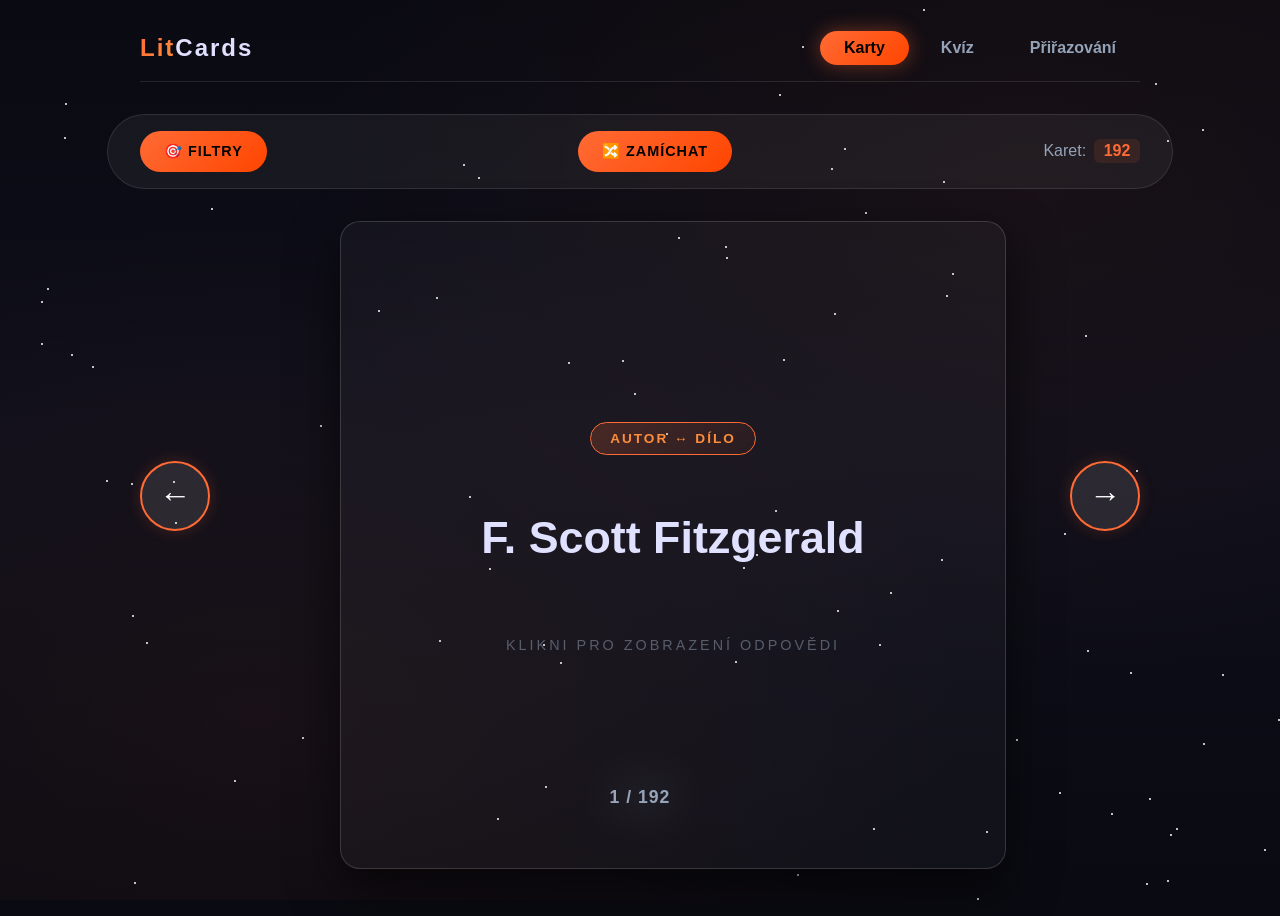
<file: FleshCards/index.html>
<!DOCTYPE html>
<html lang="cs">
<head>
    <meta charset="UTF-8">
    <meta name="viewport" content="width=device-width, initial-scale=1.0">
    <title>Literatura - Flashcards</title>
    <link rel="stylesheet" href="style.css">
    <link href="https://fonts.googleapis.com/css2?family=Outfit:wght@300;400;600;800&display=swap" rel="stylesheet">
</head>
<body>
    <div id="app">
        <!-- Background Effects -->
        <div class="background-gradient"></div>
        <div class="stars-container" id="stars"></div>
        <div class="ember-container" id="embers"></div>

        <header>
            <div class="logo">
                <span class="gradient-text">Lit</span>Cards
            </div>
            <nav class="tabs">
                <button id="tab-study" class="tab active">Karty</button>
                <button id="tab-quiz" class="tab">Kvíz</button>
                <button id="tab-match" class="tab">Přiřazování</button>
            </nav>
        </header>

        <main>
            <!-- STUDY MODE -->
            <section id="view-study" class="view active">
                <div class="controls">
                    <button id="open-filters-btn" class="action-btn">🎯 Filtry</button>
                    <button id="shuffle-btn" class="action-btn">🔀 Zamíchat</button>
                    <div class="deck-stats">Karet: <span id="total-cards-badge">0</span></div>
                </div>

                <!-- NEW: Filter Panel -->
                <div id="filter-panel" class="filter-panel">
                    <div class="filter-content">
                        <div class="filter-header">
                            <h3 class="gradient-text">Konfigurace studování</h3>
                            <button id="close-filters-btn" class="close-btn">&times;</button>
                        </div>
                        


                        <div class="filter-section">
                            <h4>Speciální typy</h4>
                            <div class="checkbox-grid">
                                <label class="checkbox-wrapper">
                                    <input type="checkbox" id="type-authors-works" checked>
                                    <span class="checkbox-tile">
                                        <span class="tile-icon">📚</span>
                                        <span class="tile-label">Autoři a hlavní díla</span>
                                    </span>
                                </label>
                                <label class="checkbox-wrapper">
                                    <input type="checkbox" id="type-eras-years" checked>
                                    <span class="checkbox-tile">
                                        <span class="tile-icon">⌛</span>
                                        <span class="tile-label">Období a roky</span>
                                    </span>
                                </label>
                                <label class="checkbox-wrapper">
                                    <input type="checkbox" id="type-everything" checked>
                                    <span class="checkbox-tile">
                                        <span class="tile-icon">✍️</span>
                                        <span class="tile-label">Všechny ostatní info</span>
                                    </span>
                                </label>
                            </div>
                        </div>

                        <button id="apply-filters-btn" class="btn primary full-width">Spustit studování</button>
                    </div>
                </div>
                
                <div class="flashcard-container">
                    <button id="prev-btn" class="nav-btn">&larr;</button>
                    
                    <div class="flashcard" id="flashcard">
                        <div class="flashcard-inner" id="flashcard-inner">
                            <div class="flashcard-front">
                                <span id="card-type-badge-front" class="badge top-badge">...</span>
                                <h2 id="card-front-prompt">...</h2>
                                <p class="hint">Klikni pro zobrazení odpovědi</p>
                            </div>
                            <div class="flashcard-back">
                                <span id="card-type-badge-back" class="badge top-badge">Odpověď</span>
                                <div class="answer-content">
                                    <h2 class="gradient-text" id="card-back-answer">...</h2>
                                </div>
                            </div>
                        </div>
                    </div>
                    
                    <button id="next-btn" class="nav-btn">&rarr;</button>
                </div>

                <div class="progress">
                    <span id="study-progress-text">1 / 10</span>
                </div>
            </section>

            <!-- QUIZ MODE -->
            <section id="view-quiz" class="view">
                <div class="quiz-container">
                    <div class="quiz-header">
                        <h3>Kdo napsal toto dílo?</h3>
                        <h2 id="quiz-question" class="gradient-text">...</h2>
                    </div>
                    <div class="quiz-options" id="quiz-options">
                        <!-- Options generated by JS -->
                    </div>
                    <div class="quiz-feedback" id="quiz-feedback"></div>
                    <button id="quiz-next-btn" class="btn primary hidden">Další otázka</button>
                    <div class="progress">
                        <span>Skóre: <span id="quiz-score">0</span></span>
                    </div>
                </div>
            </section>

            <!-- MATCH MODE -->
            <section id="view-match" class="view">
                <div class="quiz-container">
                    <div class="quiz-header">
                        <h3>Co z níže uvedeného platí pro:</h3>
                        <h2 id="match-question" class="gradient-text">...</h2>
                        <p class="match-subtitle">Vyber všechny správné možnosti (může jich být víc!)</p>
                    </div>
                    <div class="match-options" id="match-options">
                        <!-- Options generated by JS -->
                    </div>
                    <div class="quiz-feedback" id="match-feedback"></div>
                    <div class="match-controls">
                        <button id="match-check-btn" class="btn primary">Zkontrolovat</button>
                        <button id="match-next-btn" class="btn primary hidden">Další úkol</button>
                    </div>
                    <div class="progress">
                        <span>Skóre: <span id="match-score">0</span></span>
                    </div>
                </div>
            </section>
        </main>
    </div>

    <script src="data.js"></script>
    <script src="script.js"></script>
    <script>
        // Create stars
        const starsContainer = document.getElementById('stars');
        for (let i = 0; i < 80; i++) {
            const star = document.createElement('div');
            star.className = 'star';
            star.style.left = Math.random() * 100 + '%';
            star.style.top = Math.random() * 100 + '%';
            star.style.setProperty('--duration', (2 + Math.random() * 3) + 's');
            star.style.animationDelay = Math.random() * 3 + 's';
            starsContainer.appendChild(star);
        }

        // Create embers
        const embersContainer = document.getElementById('embers');
        for (let i = 0; i < 12; i++) {
            const ember = document.createElement('div');
            ember.className = 'ember-particle';
            ember.style.left = Math.random() * 100 + '%';
            ember.style.setProperty('--duration', (8 + Math.random() * 6) + 's');
            ember.style.setProperty('--drift', (Math.random() * 60 - 30) + 'px');
            ember.style.animationDelay = Math.random() * 5 + 's';
            embersContainer.appendChild(ember);
        }
    </script>
</body>
</html>
</file>
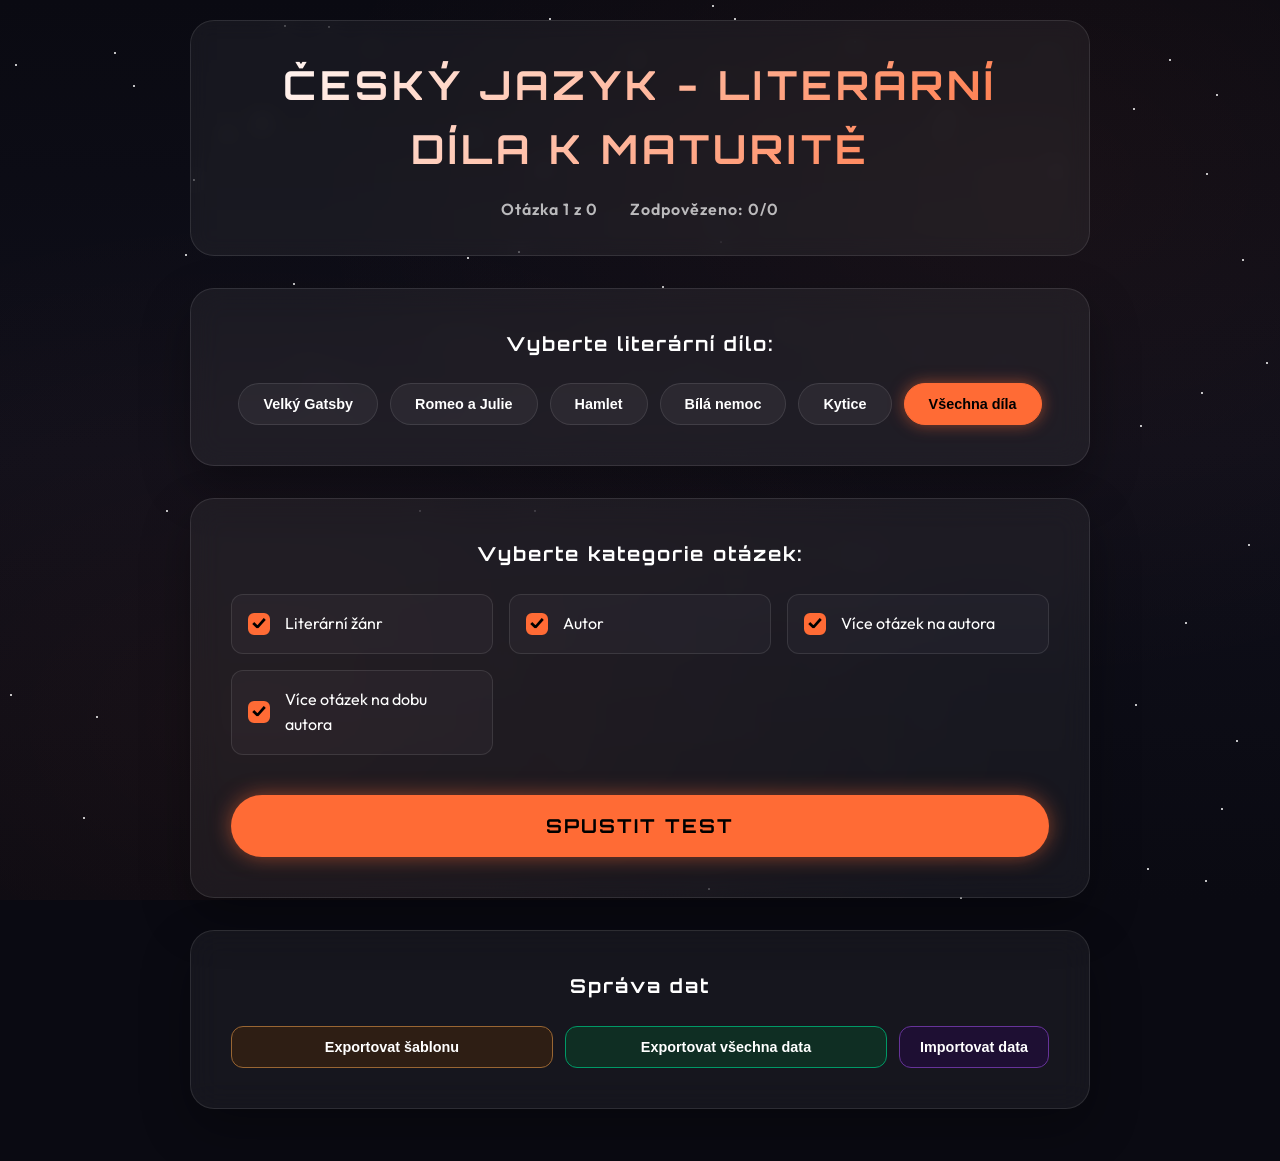
<file: FleshCards/literarni-test/index.html>
<!DOCTYPE html>
<html lang="cs">
<head>
    <meta charset="UTF-8">
    <meta name="viewport" content="width=device-width, initial-scale=1.0">
    <title>ČJ Literární Test - Maturita</title>
    <link rel="stylesheet" href="styles.css">
    <link href="https://fonts.googleapis.com/css2?family=Orbitron:wght@400;700;900&family=Outfit:wght@300;400;600;800&display=swap" rel="stylesheet">
</head>
<body>
    <!-- Background Effects -->
    <div class="background-gradient"></div>
    <div class="stars-container" id="stars"></div>
    <div class="ember-container" id="embers"></div>

    <div class="container">
        <header>
            <h1>Český jazyk - Literární díla k maturitě</h1>
            <div class="stats">
                <span id="questionCounter">Otázka 1 z 0</span>
                <span id="score">Zodpovězeno: 0/0</span>
            </div>
        </header>

        <!-- Výběr díla -->
        <div class="work-selection" id="workSelection">
            <h3>Vyberte literární dílo:</h3>
            <div class="work-buttons">
                <button id="gatsbyBtn" class="work-btn">Velký Gatsby</button>
                <button id="romeoBtn" class="work-btn">Romeo a Julie</button>
                <button id="hamletBtn" class="work-btn">Hamlet</button>
                <button id="bilaNemocBtn" class="work-btn">Bílá nemoc</button>
                <button id="kyticeBtn" class="work-btn">Kytice</button>
                <button id="allWorksBtn" class="work-btn active">Všechna díla</button>
            </div>
        </div>

        <!-- Výběr kategorií otázek -->
        <div class="category-selection" id="categorySelection">
            <h3>Vyberte kategorie otázek:</h3>
            <div class="category-checkboxes">
                <label class="checkbox-label">
                    <input type="checkbox" id="genreCheckbox" checked>
                    <span class="checkmark"></span>
                    Literární žánr
                </label>
                <label class="checkbox-label">
                    <input type="checkbox" id="authorCheckbox" checked>
                    <span class="checkmark"></span>
                    Autor
                </label>
                <label class="checkbox-label">
                    <input type="checkbox" id="authorDetailsCheckbox" checked>
                    <span class="checkmark"></span>
                    Více otázek na autora
                </label>
                <label class="checkbox-label">
                    <input type="checkbox" id="authorPeriodCheckbox" checked>
                    <span class="checkmark"></span>
                    Více otázek na dobu autora
                </label>
            </div>
            <button id="startTestBtn" class="start-test-btn">Spustit test</button>
        </div>

        <!-- Import/Export sekce -->
        <div class="import-export-section" id="importExportSection">
            <h3>Správa dat</h3>
            <div class="import-export-buttons">
                <button id="exportTemplateBtn" class="import-export-btn">Exportovat šablonu</button>
                <button id="exportDataBtn" class="import-export-btn">Exportovat všechna data</button>
                <div class="import-section">
                    <input type="file" id="importFileInput" accept=".json" style="display: none;">
                    <button id="importDataBtn" class="import-export-btn">Importovat data</button>
                </div>
            </div>
        </div>

        <div class="controls" id="controlsSection">
            <button id="allQuestionsBtn" class="control-btn active">Všechny otázky</button>
            <button id="wrongQuestionsBtn" class="control-btn">Špatné odpovědi</button>
            <button id="resetBtn" class="control-btn reset-btn">Resetovat</button>
            <button id="backToSelectionBtn" class="control-btn">Zpět na výběr</button>
        </div>

        <div id="quizContainer" class="quiz-container">
            <div class="question-card">
                <h2 id="questionText"></h2>
                <div id="answersContainer" class="answers-container"></div>
            </div>

            <div id="feedback" class="feedback hidden"></div>

            <div class="navigation">
                <button id="prevBtn" class="nav-btn" disabled>← Předchozí</button>
                <button id="starBtn" class="nav-btn star-btn">★</button>
                <button id="nextBtn" class="nav-btn">Další →</button>
            </div>
        </div>

        <div id="completionScreen" class="completion-screen hidden">
            <h2>✓ Hodnocení dokončeno!</h2>
            <p id="finalScore"></p>
            <button id="restartBtn" class="restart-btn">Začít znovu</button>
        </div>
    </div>

    <script src="literature-data.js"></script>
    <script src="data.js"></script>
    <script src="utils.js"></script>
    <script src="app.js"></script>
    <script src="verify-implementation.js"></script>
    <script>
        // Create stars
        const starsContainer = document.getElementById('stars');
        for (let i = 0; i < 80; i++) {
            const star = document.createElement('div');
            star.className = 'star';
            star.style.left = Math.random() * 100 + '%';
            star.style.top = Math.random() * 100 + '%';
            star.style.setProperty('--duration', (2 + Math.random() * 3) + 's');
            star.style.animationDelay = Math.random() * 3 + 's';
            starsContainer.appendChild(star);
        }

        // Create embers
        const embersContainer = document.getElementById('embers');
        for (let i = 0; i < 12; i++) {
            const ember = document.createElement('div');
            ember.className = 'ember-particle';
            ember.style.left = Math.random() * 100 + '%';
            ember.style.setProperty('--duration', (8 + Math.random() * 6) + 's');
            ember.style.setProperty('--drift', (Math.random() * 60 - 30) + 'px');
            ember.style.animationDelay = Math.random() * 5 + 's';
            embersContainer.appendChild(ember);
        }
    </script>
</body>
</html>
</file>
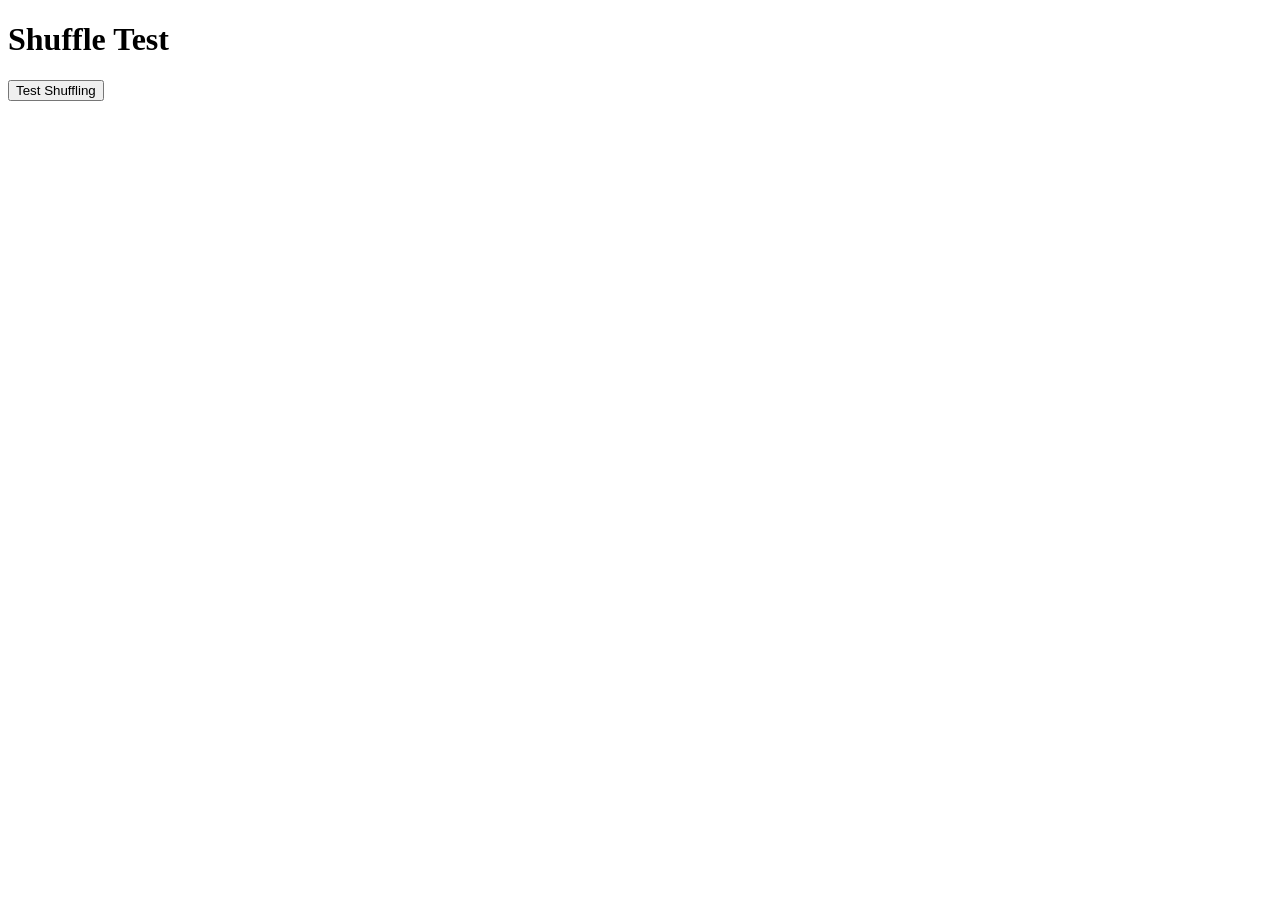
<file: FleshCards/literarni-test/test-shuffle.html>
<!DOCTYPE html>
<html lang="en">
<head>
    <meta charset="UTF-8">
    <meta name="viewport" content="width=device-width, initial-scale=1.0">
    <title>Shuffle Test</title>
</head>
<body>
    <h1>Shuffle Test</h1>
    <button id="testShuffle">Test Shuffling</button>
    <div id="output"></div>

    <script src="data.js"></script>
    <script src="utils.js"></script>
    <script>
        document.getElementById('testShuffle').addEventListener('click', function() {
            // Test shuffleArray function
            const testArray = [1, 2, 3, 4, 5];
            const shuffled = shuffleArray(testArray);
            document.getElementById('output').innerHTML += 
                '<p>Original: ' + JSON.stringify(testArray) + '</p>' +
                '<p>Shuffled: ' + JSON.stringify(shuffled) + '</p>';
            
            // Test answer shuffling with the example from the user's request
            const testQuestion = {
                question: "Information which was gained from data is the same as: (Choose Two)",
                answers: [
                    "Raw Materials",
                    "Knowledge",
                    "Intelligence",
                    "There is no difference between data and information."
                ],
                correct: [1, 2]
            };
            
            const shuffledQuestion = shuffleAnswers(testQuestion);
            document.getElementById('output').innerHTML += 
                '<p>Original Question: ' + testQuestion.question + '</p>' +
                '<p>Original Answers: ' + JSON.stringify(testQuestion.answers) + '</p>' +
                '<p>Original Correct Indices: ' + JSON.stringify(testQuestion.correct) + '</p>' +
                '<p>Shuffled Answers: ' + JSON.stringify(shuffledQuestion.answers) + '</p>' +
                '<p>Shuffled Correct Indices: ' + JSON.stringify(shuffledQuestion.correct) + '</p>';
                
            // Verify that the correct answers still point to the right content
            const correctAnswers = shuffledQuestion.correct.map(idx => shuffledQuestion.answers[idx]);
            const originalCorrectAnswers = testQuestion.correct.map(idx => testQuestion.answers[idx]);
            document.getElementById('output').innerHTML += 
                '<p>Original Correct Answers: ' + JSON.stringify(originalCorrectAnswers) + '</p>' +
                '<p>Shuffled Correct Answers: ' + JSON.stringify(correctAnswers) + '</p>';
                
            // Fix the comparison - need to sort both arrays before comparing
            const matches = JSON.stringify(originalCorrectAnswers.slice().sort()) === JSON.stringify(correctAnswers.slice().sort());
            document.getElementById('output').innerHTML += 
                '<p>Match: ' + matches + '</p><hr>';
        });
    </script>
</body>
</html>
</file>
<file: FleshCards/style.css>
:root {
    --bg-color: #0a0a12;
    --surface-color: rgba(255, 255, 255, 0.05);
    --surface-light: rgba(255, 255, 255, 0.1);
    --text-main: #e0e0ff;
    --text-muted: #94a3b8;
    --primary: #ff6b35;
    --primary-hover: #ff4500;
    --secondary: #ff8e3c;
    --success: #10b981;
    --error: #ef4444;
    --font-main: 'Inter', sans-serif;
    --font-accent: 'Orbitron', sans-serif;
    --radius: 20px;
    --orange-glow: rgba(255, 107, 53, 0.4);
}

body {
    background-color: var(--bg-color);
    color: var(--text-main);
    font-family: var(--font-main);
    height: 100vh;
    display: flex;
    justify-content: center;
    align-items: center;
    overflow: hidden;
}

/* Background Effects copied from homepage */
.background-gradient {
    position: fixed;
    inset: 0;
    background: radial-gradient(ellipse at 20% 80%, rgba(255, 107, 53, 0.05) 0%, transparent 50%),
                radial-gradient(ellipse at 80% 20%, rgba(255, 107, 53, 0.05) 0%, transparent 50%),
                linear-gradient(to bottom, #0a0a12, #0f0f1a 50%, #0a0a12);
    z-index: -1;
}

.stars-container, .ember-container {
    position: fixed;
    inset: 0;
    pointer-events: none;
    z-index: -1;
}

.star {
    position: absolute;
    width: 2px;
    height: 2px;
    background: #fff;
    border-radius: 50%;
    animation: star-twinkle var(--duration, 3s) infinite ease-in-out;
}

@keyframes star-twinkle {
    0%, 100% { opacity: 0.3; transform: scale(1); }
    50% { opacity: 1; transform: scale(1.2); }
}

.ember-particle {
    position: absolute;
    bottom: 0;
    width: 3px;
    height: 3px;
    background: radial-gradient(circle, #ff6b35, #ff4500);
    border-radius: 50%;
    animation: ember-rise var(--duration, 10s) infinite ease-in;
    opacity: 0;
    box-shadow: 0 0 6px #ff6b35, 0 0 12px #ff4500;
}

@keyframes ember-rise {
    0% { transform: translateY(0) translateX(0) scale(1); opacity: 0; }
    10% { opacity: 0.8; }
    50% { opacity: 0.6; }
    90% { opacity: 0.2; }
    100% { transform: translateY(-100vh) translateX(calc(var(--drift, 20px))) scale(0.5); opacity: 0; }
}

#app {    width: 100%;    max-width: 1000px;    height: 95vh;
    display: flex;
    flex-direction: column;
    position: relative;
    z-index: 10;
    padding: 1rem;
}

header {
    display: flex;
    justify-content: space-between;
    align-items: center;
    margin-bottom: 2rem;
    padding-bottom: 1rem;
    border-bottom: 1px solid rgba(255,255,255,0.1);
}

.logo {
    font-family: var(--font-accent);
    font-size: 1.5rem;
    font-weight: 800;
    letter-spacing: 2px;
}

.gradient-text {
    background: linear-gradient(135deg, var(--primary), var(--secondary));
    -webkit-background-clip: text;
    -webkit-text-fill-color: transparent;
}

.tabs {
    display: flex;
    gap: 0.5rem;
}

.tab {
    background: transparent;
    border: none;
    color: var(--text-muted);
    font-size: 1rem;
    font-weight: 600;
    padding: 0.5rem 1.5rem;
    border-radius: 99px;
    cursor: pointer;
    transition: all 0.2s ease;
    font-family: var(--font-main);
}

.tab:hover {
    color: var(--text-main);
    background: rgba(255,255,255,0.05);
}

.tab.active {
    color: #000;
    background: linear-gradient(135deg, var(--primary), var(--primary-hover));
    box-shadow: 0 0 20px var(--orange-glow);
}

.view {
    display: none;
    animation: fadeIn 0.4s ease forwards;
}

.view.active {
    display: flex;
    flex-direction: column;
    align-items: center;
    flex: 1;
}

@keyframes fadeIn {
    from { opacity: 0; transform: translateY(10px); }
    to { opacity: 1; transform: translateY(0); }
}

/* STUDY MODE */
.controls {
    margin-bottom: 2rem;
    display: flex;
    align-items: center;
    justify-content: space-between;    width: 100%;    max-width: 1000px;    gap: 2rem;
    background: var(--surface-color);
    padding: 1rem 2rem;
    border-radius: 99px;
    border: 1px solid rgba(255,255,255,0.1);
    backdrop-filter: blur(10px);
}

.action-btn {
    background: linear-gradient(135deg, var(--primary), var(--primary-hover));
    color: #000;
    border: none;
    padding: 0.75rem 1.5rem;
    border-radius: 99px;
    font-family: var(--font-accent);
    font-size: 0.9rem;
    font-weight: 700;
    outline: none;
    cursor: pointer;
    transition: all 0.3s cubic-bezier(0.4, 0, 0.2, 1);
    text-transform: uppercase;
    letter-spacing: 1px;
}

.action-btn:hover {
    transform: translateY(-2px);
    box-shadow: 0 0 20px var(--orange-glow);
}

.deck-stats {
    color: var(--text-muted);
    font-size: 1rem;
    font-weight: 500;
    display: flex;
    align-items: center;
    gap: 0.5rem;
}

#total-cards-badge {
    font-weight: 800;
    color: var(--primary);
    background: rgba(255, 107, 53, 0.1);
    padding: 0.2rem 0.6rem;
    border-radius: 6px;
}

.flashcard-container {
    display: flex;
    align-items: center;    justify-content: space-between;    width: 100%;    flex: 1;    perspective: 2000px;
    margin-bottom: 1rem;
    gap: 3rem;
}

.nav-btn {
    background: rgba(255, 255, 255, 0.1);
    border: 2px solid var(--primary);
    color: #fff;
    width: 70px;
    height: 70px;
    border-radius: 50%;
    display: flex;
    align-items: center;
    justify-content: center;
    font-size: 2rem;
    cursor: pointer;
    transition: all 0.3s cubic-bezier(0.4, 0, 0.2, 1);
    flex-shrink: 0;
    backdrop-filter: blur(10px);
    box-shadow: 0 0 15px rgba(255, 107, 53, 0.2);
}

.nav-btn:hover {
    background: var(--primary);
    color: #000;
    transform: scale(1.1);
    box-shadow: 0 0 30px var(--orange-glow);
}

.nav-btn:active {
    transform: scale(0.95);
}

.flashcard {    width: 600px;    height: 550px;    background: transparent;
    cursor: pointer;
    flex-shrink: 0;
    transition: transform 0.3s ease;
}

.flashcard:hover {
    transform: scale(1.02);
}

.flashcard-inner {
    position: relative;
    width: 100%;
    height: 100%;
    text-align: center;
    transition: transform 0.6s cubic-bezier(0.4, 0.2, 0.2, 1);
    transform-style: preserve-3d;
}

.flashcard.flipped .flashcard-inner {
    transform: rotateY(180deg);
}

.flashcard-front, .flashcard-back {
    position: absolute;
    width: 100%;
    height: 100%;
    -webkit-backface-visibility: hidden;
    backface-visibility: hidden;
    background: rgba(255, 255, 255, 0.03);
    backdrop-filter: blur(25px);
    border: 1px solid rgba(255,255,255,0.15);
    border-radius: var(--radius);
    padding: 3rem 2rem;
    display: flex;
    flex-direction: column;
    justify-content: center;
    align-items: center;
    box-shadow: 0 20px 50px rgba(0,0,0,0.6);
}

.top-badge {
    margin-bottom: 2rem;
}

.badge {
    background: linear-gradient(135deg, rgba(255, 107, 53, 0.2), rgba(255, 107, 53, 0.05));
    border: 1px solid var(--primary);
    color: #ff8e3c;
    padding: 0.5rem 1.2rem;    border-radius: 99px;    font-size: 0.85rem;    font-weight: 700;
    text-transform: uppercase;
    letter-spacing: 2px;
    font-family: var(--font-accent);
}

.flashcard-front h2 {    font-size: 2.8rem;    margin-top: 1.5rem;
    margin-bottom: 1.5rem;
    line-height: 1.2;
    color: var(--text-main);
    white-space: pre-wrap;
    font-weight: 800;
}

.hint {    color: var(--text-muted);    font-size: 0.9rem;    opacity: 0.5;
    margin-top: 3rem;
    text-transform: uppercase;
    letter-spacing: 3px;
    font-family: var(--font-accent);
}

.flashcard-back {
    transform: rotateY(180deg);
    justify-content: center;
    align-items: center;
    overflow: hidden;
}

.answer-content {
    margin-top: 1rem;
    width: 100%;
}

.answer-content h2 {    font-size: 2.4rem;    line-height: 1.3;
    white-space: pre-wrap;
    text-align: center;
    font-weight: 700;
}

.progress {
    color: var(--text-muted);
    font-weight: 600;
    letter-spacing: 1px;
    font-size: 1.1rem;
}

/* QUIZ MODE */
.quiz-container {
    width: 100%;
    max-width: 600px;
    background: rgba(255, 255, 255, 0.03);
    backdrop-filter: blur(15px);
    border: 1px solid rgba(255,255,255,0.1);
    border-radius: var(--radius);
    padding: 3rem 2rem;
    text-align: center;
    box-shadow: 0 10px 30px rgba(0,0,0,0.5);
}

.quiz-header h3 {
    color: var(--text-muted);
    font-weight: 400;
    margin-bottom: 0.5rem;
}

.quiz-header h2 {
    font-size: 2rem;
    margin-bottom: 2.5rem;
    line-height: 1.3;
}

.quiz-options {
    display: flex;
    flex-direction: column;
    gap: 1rem;
}

.quiz-option {
    background: var(--surface-light);
    border: 1px solid rgba(255,255,255,0.05);
    color: var(--text-main);
    padding: 1rem 1.5rem;
    border-radius: 12px;
    font-family: var(--font-main);
    font-size: 1.1rem;
    cursor: pointer;
    transition: all 0.2s;
    text-align: center;
    font-weight: 500;
}

.quiz-option:hover:not(:disabled) {
    background: rgba(255, 255, 255, 0.1);
    transform: translateY(-2px);
    border-color: var(--primary);
}

.quiz-option.correct {
    background: rgba(16, 185, 129, 0.2);
    border-color: var(--success);
    color: var(--success);
}

.quiz-option.wrong {
    background: rgba(239, 68, 68, 0.2);
    border-color: var(--error);
    color: var(--error);
}

.quiz-option:disabled {
    cursor: not-allowed;
    opacity: 0.7;
}

.quiz-feedback {
    margin-top: 1.5rem;
    font-weight: 600;
    font-size: 1.2rem;
    min-height: 1.5rem;
}

.quiz-feedback.success { color: var(--success); }
.quiz-feedback.error { color: var(--error); }

/* MATCH MODE specific */
.match-subtitle {
    font-size: 0.9rem;
    color: var(--text-muted);
    margin-top: -1.5rem;
    margin-bottom: 2rem;
}

.match-options {
    display: grid;
    grid-template-columns: repeat(2, 1fr);
    gap: 0.75rem;
}

.match-option {
    background: var(--surface-light);
    border: 1px solid rgba(255,255,255,0.05);
    color: var(--text-main);
    padding: 0.75rem 1rem;
    border-radius: 12px;
    font-family: var(--font-main);
    font-size: 0.95rem;
    cursor: pointer;
    transition: all 0.2s;
    text-align: center;
    font-weight: 500;
    display: flex;
    align-items: center;
    justify-content: center;
}

.match-option:hover:not(:disabled) {
    background: rgba(255, 255, 255, 0.1);
    border-color: var(--primary);
}

.match-option.selected {
    background: rgba(255, 107, 53, 0.3);
    border-color: var(--primary);
    box-shadow: 0 0 10px var(--orange-glow);
}

.match-option.correct {
    background: rgba(16, 185, 129, 0.2);
    border-color: var(--success);
    color: var(--success);
}

.match-option.wrong {
    background: rgba(239, 68, 68, 0.2);
    border-color: var(--error);
    color: var(--error);
}

.match-option:disabled {
    cursor: not-allowed;
    opacity: 0.8;
}

.match-controls {
    display: flex;
    gap: 1rem;
    justify-content: center;
}

.btn {
    background: linear-gradient(135deg, var(--primary), var(--primary-hover));
    border: none;
    color: white;
    padding: 0.75rem 2rem;
    border-radius: 99px;
    font-family: var(--font-accent);
    font-size: 1rem;
    font-weight: 600;
    cursor: pointer;
    margin-top: 1.5rem;
    transition: all 0.2s;
    text-transform: uppercase;
    letter-spacing: 1px;
}

.btn:hover {
    box-shadow: 0 4px 15px var(--orange-glow);
    transform: translateY(-2px);
}

.btn.hidden {
    display: none;
}

@media (max-width: 600px) {
    .controls {
        flex-direction: column;
        border-radius: 20px;
        max-width: 100%;
    }
    .flashcard-container {
        flex-direction: column;
        gap: 1rem;
    }
    .flashcard {
        width: 90vw;
        height: 60vh;
    }
    .flashcard-front h2 {
        font-size: 1.8rem;
    }
    .nav-btn {
        width: 60px;
        height: 60px;
    }
}

/* FILTER PANEL */
.filter-panel {
    position: fixed;
    inset: 0;
    background: rgba(0,0,0,0.8);
    backdrop-filter: blur(15px);
    z-index: 1000;
    display: none;
    align-items: center;
    justify-content: center;
    padding: 2rem;
}

.filter-panel.active {
    display: flex;
}

.filter-content {
    background: #11111e;
    border: 1px solid rgba(255,255,255,0.1);
    border-radius: 30px;
    width: 100%;
    max-width: 700px;
    max-height: 90vh;
    overflow-y: auto;
    padding: 2.5rem;
    position: relative;
    box-shadow: 0 30px 60px rgba(0,0,0,0.8);
}

.filter-header {
    display: flex;
    justify-content: space-between;
    align-items: center;
    margin-bottom: 2rem;
}

.filter-header h3 {
    font-size: 1.8rem;
    margin: 0;
}

.close-btn {
    background: transparent;
    border: none;
    color: var(--text-muted);
    font-size: 2.5rem;
    cursor: pointer;
    line-height: 1;
}

.filter-section {
    margin-bottom: 2.5rem;
}

.filter-section h4 {
    color: var(--text-muted);
    text-transform: uppercase;
    letter-spacing: 2px;
    font-size: 0.9rem;
    margin-bottom: 1.5rem;
    border-left: 3px solid var(--primary);
    padding-left: 1rem;
}

.checkbox-grid {
    display: grid;
    grid-template-columns: repeat(auto-fill, minmax(180px, 1fr));
    gap: 1rem;
}

.checkbox-wrapper {
    cursor: pointer;
    position: relative;
}

.checkbox-wrapper input {
    position: absolute;
    opacity: 0;
    cursor: pointer;
}

.checkbox-tile {
    display: flex;
    flex-direction: column;
    align-items: center;
    justify-content: center;
    padding: 1.25rem 1rem;
    background: rgba(255,255,255,0.03);
    border: 1px solid rgba(255,255,255,0.1);
    border-radius: 16px;
    transition: all 0.2s cubic-bezier(0.4, 0, 0.2, 1);
    text-align: center;
}

.checkbox-wrapper:hover .checkbox-tile {
    background: rgba(255,255,255,0.06);
    border-color: rgba(255,255,255,0.2);
    transform: translateY(-2px);
}

.checkbox-wrapper input:checked + .checkbox-tile {
    background: rgba(255, 107, 53, 0.15);
    border-color: var(--primary);
    box-shadow: 0 0 15px var(--orange-glow);
}

.tile-icon {
    font-size: 1.5rem;
    margin-bottom: 0.5rem;
}

.tile-label {
    font-size: 0.9rem;
    font-weight: 600;
    color: var(--text-main);
}

.full-width {
    width: 100%;
}

/* Mix author/work card text styles */
.mixed-authors {
    color: var(--text-muted);
    font-size: 1.2rem !important;
    margin-top: 0.5rem;
    font-weight: 400 !important;
}

@media (max-width: 600px) {
    .filter-content {
        padding: 1.5rem;
        border-radius: 20px;
    }
    .checkbox-grid {
        grid-template-columns: repeat(2, 1fr);
    }
}
</file>
<file: FleshCards/literarni-test/styles.css>
/* Base Styles & Variables */
:root {
  --bg-color: #0a0a12;
  --text-color: #e0e0ff;
  --accent-orange: #ff6b35;
  --accent-orange-glow: rgba(255, 107, 53, 0.5);
  --glass-bg: rgba(255, 255, 255, 0.05);
  --glass-border: rgba(255, 255, 255, 0.1);
  --card-bg: rgba(255, 255, 255, 0.03);
  --success-color: #00cc66;
  --error-color: #ff3333;
}

* {
  margin: 0;
  padding: 0;
  box-sizing: border-box;
}

body {
  font-family: 'Outfit', sans-serif;
  background-color: var(--bg-color);
  color: var(--text-color);
  min-height: 100vh;
  padding: 20px;
  line-height: 1.6;
  overflow-x: hidden;
}

/* Background Effects (Copied from main styles) */
.background-gradient {
  position: fixed;
  inset: 0;
  background: radial-gradient(ellipse at 20% 80%, rgba(255, 107, 53, 0.05) 0%, transparent 50%),
    radial-gradient(ellipse at 80% 20%, rgba(255, 107, 53, 0.05) 0%, transparent 50%),
    linear-gradient(to bottom, #0a0a12, #0f0f1a 50%, #0a0a12);
  z-index: 1;
}

.stars-container {
  position: fixed;
  inset: 0;
  pointer-events: none;
  z-index: 3;
}

.star {
  position: absolute;
  width: 2px;
  height: 2px;
  background: #fff;
  border-radius: 50%;
  animation: star-twinkle var(--duration, 3s) infinite ease-in-out;
}

@keyframes star-twinkle {
  0%, 100% { opacity: 0.3; transform: scale(1); }
  50% { opacity: 1; transform: scale(1.2); }
}

.ember-container {
  position: fixed;
  inset: 0;
  pointer-events: none;
  z-index: 10;
}

.ember-particle {
  position: absolute;
  bottom: 0;
  width: 3px;
  height: 3px;
  background: radial-gradient(circle, #ff6b35, #ff4500);
  border-radius: 50%;
  animation: ember-rise var(--duration, 10s) infinite ease-in;
  opacity: 0;
  box-shadow: 0 0 6px #ff6b35, 0 0 12px #ff4500;
}

@keyframes ember-rise {
  0% { transform: translateY(0) translateX(0) scale(1); opacity: 0; }
  10% { opacity: 0.8; }
  50% { opacity: 0.6; }
  90% { opacity: 0.2; }
  100% { transform: translateY(-100vh) translateX(calc(var(--drift, 20px))) scale(0.5); opacity: 0; }
}

/* Layout */
.container {
  max-width: 900px;
  margin: 0 auto;
  position: relative;
  z-index: 20;
}

header {
  text-align: center;
  margin-bottom: 2rem;
  padding: 2rem;
  background: var(--glass-bg);
  backdrop-filter: blur(10px);
  border: 1px solid var(--glass-border);
  border-radius: 24px;
}

h1 {
  font-family: 'Orbitron', sans-serif;
  color: var(--accent-orange);
  font-size: 2.5rem;
  margin-bottom: 1rem;
  text-transform: uppercase;
  letter-spacing: 4px;
  background: linear-gradient(135deg, #fff, var(--accent-orange));
  -webkit-background-clip: text;
  -webkit-text-fill-color: transparent;
}

.stats {
  display: flex;
  justify-content: center;
  gap: 2rem;
  font-size: 1rem;
  color: rgba(255, 255, 255, 0.7);
  font-weight: 600;
  letter-spacing: 1px;
}

/* Cards & Sections */
.work-selection, .category-selection, .import-export-section, .quiz-container, .completion-screen {
  background: var(--glass-bg);
  backdrop-filter: blur(15px);
  border: 1px solid var(--glass-border);
  padding: 2.5rem;
  border-radius: 24px;
  margin-bottom: 2rem;
  box-shadow: 0 20px 50px rgba(0, 0, 0, 0.3);
}

h3 {
  font-family: 'Orbitron', sans-serif;
  color: #fff;
  margin-bottom: 1.5rem;
  text-align: center;
  font-size: 1.2rem;
  letter-spacing: 2px;
}

/* Buttons */
.work-buttons {
  display: flex;
  flex-wrap: wrap;
  gap: 12px;
  justify-content: center;
}

.work-btn {
  padding: 12px 24px;
  border: 1px solid var(--glass-border);
  border-radius: 99px;
  font-size: 0.9rem;
  font-weight: 600;
  cursor: pointer;
  background: rgba(255, 255, 255, 0.05);
  color: #fff;
  transition: all 0.3s cubic-bezier(0.4, 0, 0.2, 1);
}

.work-btn:hover {
  background: rgba(255, 107, 53, 0.15);
  border-color: var(--accent-orange);
  transform: translateY(-2px);
}

.work-btn.active {
  background: var(--accent-orange);
  color: #000;
  border-color: var(--accent-orange);
  box-shadow: 0 0 15px var(--accent-orange-glow);
}

.start-test-btn {
  width: 100%;
  padding: 1.2rem;
  border: none;
  border-radius: 99px;
  font-family: 'Orbitron', sans-serif;
  font-size: 1.2rem;
  font-weight: 700;
  cursor: pointer;
  background: var(--accent-orange);
  color: #000;
  transition: all 0.3s ease;
  margin-top: 1.5rem;
  box-shadow: 0 0 20px var(--accent-orange-glow);
  text-transform: uppercase;
  letter-spacing: 2px;
}

.start-test-btn:hover {
  transform: translateY(-3px) scale(1.02);
  box-shadow: 0 0 30px var(--accent-orange);
}

/* Checkboxes */
.category-checkboxes {
  display: grid;
  grid-template-columns: repeat(auto-fit, minmax(200px, 1fr));
  gap: 1rem;
  margin-bottom: 1rem;
}

.checkbox-label {
  display: flex;
  align-items: center;
  cursor: pointer;
  font-size: 1rem;
  color: #fff;
  user-select: none;
  padding: 1rem;
  background: rgba(255, 255, 255, 0.03);
  border-radius: 12px;
  border: 1px solid var(--glass-border);
  transition: all 0.3s ease;
}

.checkbox-label:hover {
  background: rgba(255, 255, 255, 0.07);
}

.checkbox-label input[type="checkbox"] {
  display: none;
}

.checkmark {
  height: 22px;
  width: 22px;
  background-color: rgba(0, 0, 0, 0.3);
  border: 2px solid var(--glass-border);
  border-radius: 6px;
  margin-right: 15px;
  position: relative;
  transition: all 0.2s ease;
}

.checkbox-label input:checked ~ .checkmark {
  background-color: var(--accent-orange);
  border-color: var(--accent-orange);
}

.checkbox-label input:checked ~ .checkmark::after {
  content: "✓";
  position: absolute;
  color: #000;
  font-size: 16px;
  font-weight: 900;
  top: 50%;
  left: 50%;
  transform: translate(-50%, -50%);
}

.checkbox-label input:checked ~ span:not(.checkmark) {
    color: var(--accent-orange);
}

/* Import/Export */
.import-export-buttons {
  display: flex;
  flex-direction: row;
  gap: 12px;
  flex-wrap: wrap;
  justify-content: center;
}

.import-export-btn {
  flex: 1;
  min-width: 150px;
  padding: 12px;
  border: 1px solid var(--glass-border);
  border-radius: 12px;
  font-size: 0.9rem;
  font-weight: 600;
  cursor: pointer;
  background: rgba(255, 255, 255, 0.05);
  color: #fff;
  transition: all 0.3s ease;
}

.import-export-btn:hover {
  background: rgba(255, 255, 255, 0.1);
  transform: translateY(-2px);
}

#exportTemplateBtn { background: rgba(102, 51, 0, 0.3); border-color: #996633; }
#exportDataBtn { background: rgba(0, 102, 51, 0.3); border-color: #009966; }
#importDataBtn { background: rgba(51, 0, 102, 0.3); border-color: #663399; }

/* Quiz Controls */
.controls {
  display: flex;
  gap: 12px;
  margin-bottom: 2rem;
  justify-content: center;
}

.control-btn {
  padding: 10px 20px;
  border: 1px solid var(--glass-border);
  border-radius: 99px;
  font-size: 0.9rem;
  font-weight: 600;
  cursor: pointer;
  background: var(--glass-bg);
  color: #fff;
  transition: all 0.3s ease;
}

.control-btn:hover {
  background: rgba(255, 255, 255, 0.1);
}

.control-btn.active {
  background: #fff;
  color: #000;
}

.reset-btn {
  color: var(--error-color);
  border-color: var(--error-color);
}

.reset-btn:hover {
  background: rgba(255, 51, 51, 0.1);
}

/* Question Card */
.question-card h2 {
  font-size: 1.5rem;
  margin-bottom: 2rem;
  text-align: center;
  color: #fff;
  font-weight: 600;
}

.answers-container {
  display: grid;
  grid-template-columns: 1fr 1fr;
  gap: 15px;
  margin-bottom: 2rem;
}

.answer-option {
  padding: 1.2rem;
  border: 1px solid var(--glass-border);
  border-radius: 16px;
  background: rgba(255, 255, 255, 0.03);
  cursor: pointer;
  transition: all 0.2s cubic-bezier(0.4, 0, 0.2, 1);
  font-size: 1.1rem;
  text-align: center;
  color: #fff;
}

.answer-option:hover {
  border-color: var(--accent-orange);
  background: rgba(255, 107, 53, 0.05);
  transform: scale(1.02);
}

.answer-option.selected {
  border-color: var(--accent-orange);
  background: rgba(255, 107, 53, 0.1);
}

.answer-option.correct {
  border-color: var(--success-color);
  background: rgba(0, 204, 102, 0.1);
  color: var(--success-color);
  box-shadow: 0 0 15px rgba(0, 204, 102, 0.2);
}

.answer-option.incorrect {
  border-color: var(--error-color);
  background: rgba(255, 51, 51, 0.1);
  color: var(--error-color);
  box-shadow: 0 0 15px rgba(255, 51, 51, 0.2);
}

/* Feedback & Navigation */
.feedback {
  padding: 1.5rem;
  border-radius: 16px;
  margin-bottom: 2rem;
  font-weight: 700;
  text-align: center;
  font-size: 1.1rem;
}

.feedback.correct {
  background: rgba(0, 204, 102, 0.1);
  color: var(--success-color);
  border: 1px solid var(--success-color);
}

.feedback.incorrect {
  background: rgba(255, 51, 51, 0.1);
  color: var(--error-color);
  border: 1px solid var(--error-color);
}

.navigation {
  display: flex;
  justify-content: space-between;
  gap: 15px;
}

.nav-btn {
  flex: 1;
  padding: 1rem;
  border: 1px solid var(--glass-border);
  border-radius: 99px;
  font-size: 1rem;
  font-weight: 700;
  cursor: pointer;
  background: var(--glass-bg);
  color: #fff;
  transition: all 0.3s ease;
  text-transform: uppercase;
  letter-spacing: 1px;
}

.nav-btn:hover:not(:disabled) {
  background: rgba(255, 255, 255, 0.1);
  border-color: #fff;
}

.nav-btn:disabled {
  opacity: 0.3;
  cursor: not-allowed;
}

.star-btn {
  flex: 0 0 60px;
  font-size: 1.5rem;
}

.star-btn.starred {
  color: #ffcc00;
  text-shadow: 0 0 10px rgba(255, 204, 0, 0.5);
}

/* Completion Screen */
.completion-screen h2 {
  color: var(--success-color);
  font-family: 'Orbitron', sans-serif;
  font-size: 2.5rem;
  margin-bottom: 1.5rem;
}

.completion-screen p {
  font-size: 1.5rem;
  margin-bottom: 2.5rem;
}

.restart-btn {
  padding: 1.2rem 3rem;
  border-radius: 99px;
  font-family: 'Orbitron', sans-serif;
  background: var(--accent-orange);
  color: #000;
  font-weight: 700;
  border: none;
  cursor: pointer;
  transition: all 0.3s ease;
}

.restart-btn:hover {
  transform: scale(1.05);
  box-shadow: 0 0 20px var(--accent-orange);
}

.hidden { display: none !important; }

/* Mobile responsiveness */
@media (max-width: 768px) {
  h1 { font-size: 1.8rem; }
  .answers-container { grid-template-columns: 1fr; }
  .container { padding: 10px; }
  .stats { flex-direction: column; align-items: center; gap: 0.5rem; }
  
  .work-selection-container {
    width: 95%;
    padding: 1.5rem;
  }
  
  .work-grid {
    flex-direction: column;
    gap: 10px;
  }
  
  .work-btn {
    width: 100%;
    padding: 0.8rem;
    font-size: 0.9rem;
  }

  .question-container {
    padding: 1.5rem;
  }

  .question-text {
    font-size: 1.2rem;
  }
  
  .category-grid {
    grid-template-columns: 1fr;
  }
}

@media (max-width: 480px) {
  h1 { font-size: 1.5rem; }
  .completion-screen h2 { font-size: 1.8rem; }
  .completion-screen p { font-size: 1.2rem; }
  .nav-btn { font-size: 0.8rem; padding: 0.8rem; }
}
</file>
